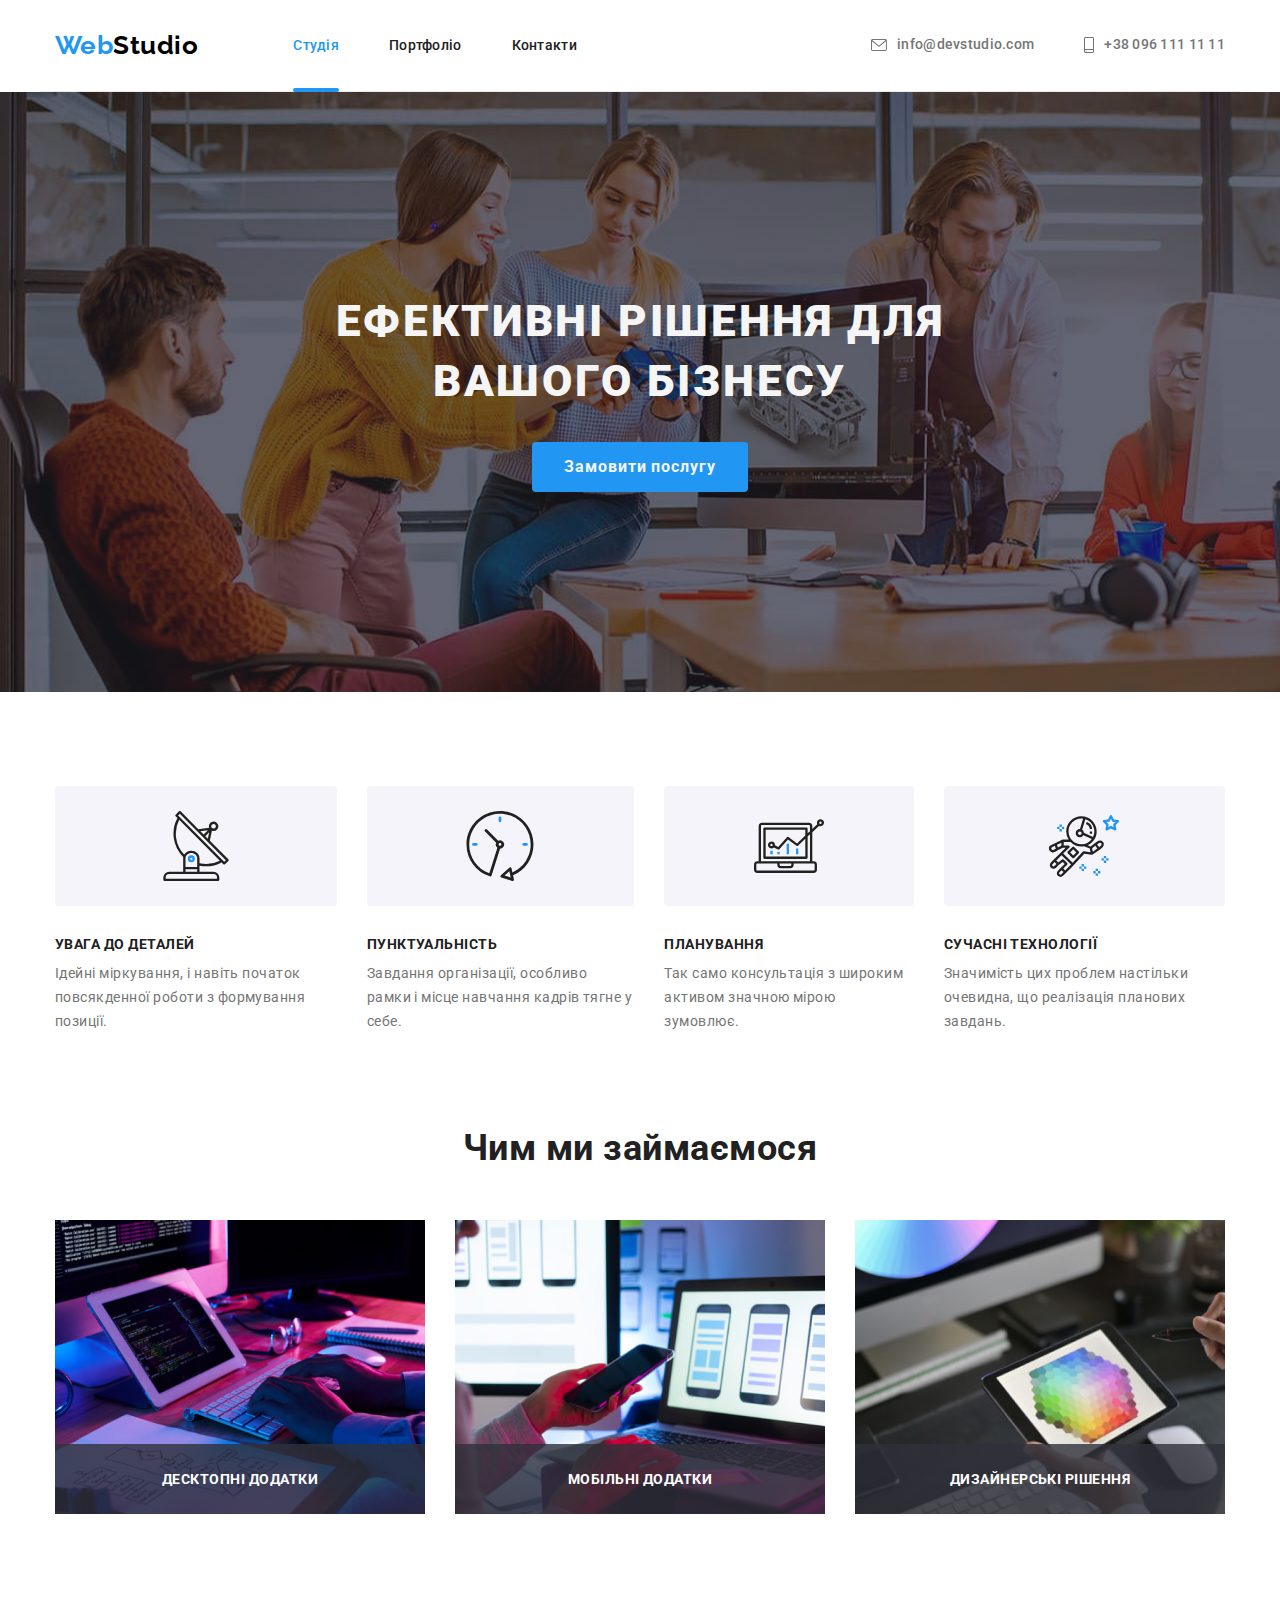
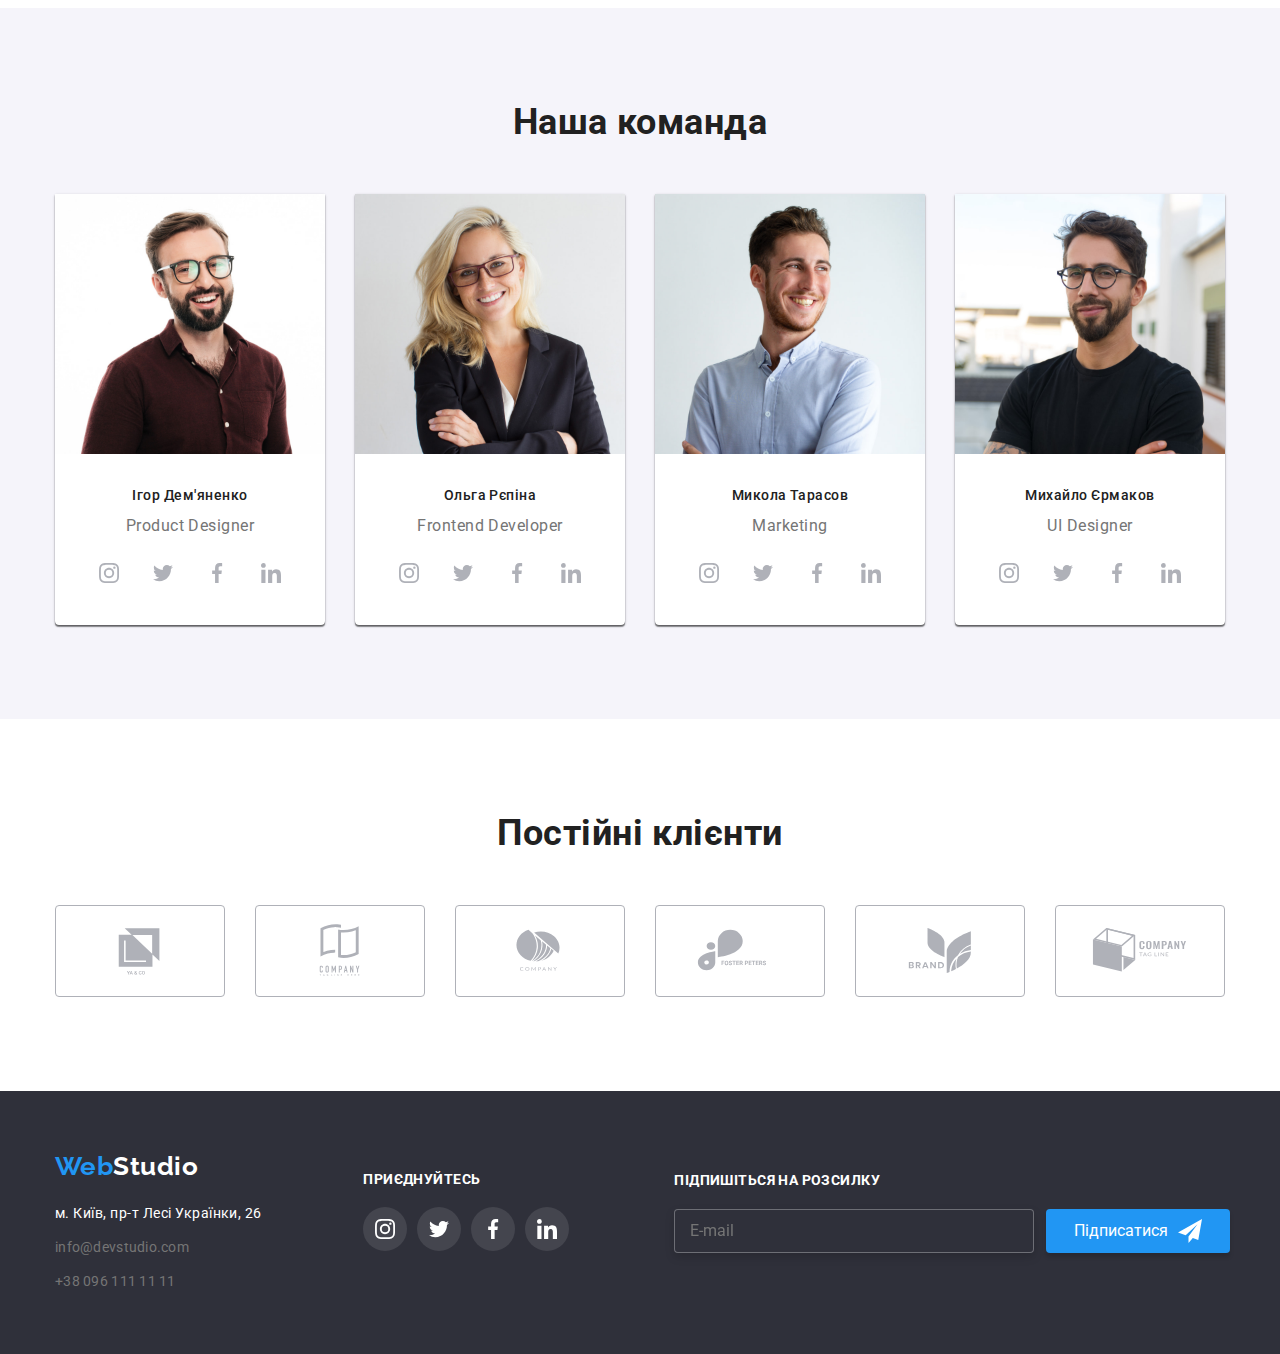
<file: index.html>
<!DOCTYPE html>
<html lang="uk">
  <head>
    <meta charset="UTF-8" />
    <meta http-equiv="X-UA-Compatible" content="IE=edge" />
    <meta name="viewport" content="width=device-width, initial-scale=1.0" />
    <title>Main</title>
    <link rel="preconnect" href="https://fonts.googleapis.com" />
    <link rel="preconnect" href="https://fonts.gstatic.com" crossorigin />
    <link
      href="https://fonts.googleapis.com/css2?family=Raleway:wght@700&family=Roboto:wght@400;500;700;900&display=swap"
      rel="stylesheet"
    />
    <link
      rel="stylesheet"
      href="https://cdnjs.cloudflare.com/ajax/libs/modern-normalize/1.1.0/modern-normalize.min.css"
    />
    <link rel="stylesheet" href="./css/main.min.css" />
  </head>
  <body>
    <header>
      <div class="header container">
        <a lang="en" href="./index.html" class="item logo link"
          ><span class="logo-web">Web</span>Studio</a
        >
        <nav>
          <ul class="nav-list list">
            <li class="nav-list__item">
              <a href="./index.html" class="nav-list__link link nav-list__link--current">Студія</a>
            </li>
            <li class="nav-list__item">
              <a href="./portfolio.html" class="nav-list__link link">Портфоліо</a>
            </li>
            <li class="nav-list__item"><a href="#" class="nav-list__link link">Контакти</a></li>
          </ul>
        </nav>
        <ul class="contacts list">
          <li class="contacts__item">
            <a href="mailto:info@devstudio.com" class="contacts__link link contacts__link--header">
              <svg class="contacts__icon" width="16" height="12">
                <use href="./images/icons.svg#icon-letter"></use>
              </svg>
              info@devstudio.com</a
            >
          </li>
          <li class="contacts__item">
            <a href="tel:+380961111111" class="contacts__link link contacts__link--header">
              <svg class="contacts__icon" width="10" height="16">
                <use href="./images/icons.svg#icon-phone"></use>
              </svg>
              +38 096 111 11 11</a
            >
          </li>
        </ul>
      </div>
    </header>

    <main>
      <!--Hero-->
      <section class="hero">
        <h1 class="hero__title">Ефективні рішення для вашого бізнесу</h1>
        <button data-modal-open type="button" class="hero__button">Замовити послугу</button>
      </section>

      <div class="backdrop is-hidden" data-modal>
        <div class="modal">
          <button class="modal__close" data-modal-close type="button">
            <svg class="modal__close-button" width="20" height="20">
              <use href="./images/icons.svg#icon-close"></use>
            </svg>
          </button>
          <h2 class="modal__title">Залиште свої дані, ми вам передзвонимо</h2>
          <ul class="modal-list list">
            <li class="modal-list__item">
              <label class="modal-list__label" for="username">Ім'я</label>
              <div class="modal-list__input-field">
                <input name="username" id="username" class="modal-input" type="text" />
                <svg class="input-icon" width="18" height="18">
                  <use href="./images/icons.svg#icon-person"></use>
                </svg>
              </div>
            </li>
            <li class="modal-list__item">
              <label class="modal-list__label" for="user-phone-number">Телефон</label>
              <div class="modal-list__input-field">
                <input
                  name="user-phone-number"
                  id="user-phone-number"
                  class="modal-input"
                  type="tel"
                />
                <svg class="input-icon" width="18" height="18">
                  <use href="./images/icons.svg#icon-phone2"></use>
                </svg>
              </div>
            </li>
            <li class="modal-list__item">
              <label class="modal-list__label" for="user-email">Пошта</label>
              <div class="modal-list__input-field">
                <input name="user-email" id="user-email" class="modal-input" type="email" />
                <svg class="input-icon" width="18" height="18">
                  <use href="./images/icons.svg#icon-mail"></use>
                </svg>
              </div>
            </li>
            <li class="modal-list__item">
              <label class="modal-list__label" for="user-comment">Коментар</label>
              <textarea
                placeholder="Введіть текст"
                class="modal-comment"
                name="user-comment"
                id="user-comment"
                rows="5"
              ></textarea>
            </li>
          </ul>
          <div class="modal-checkbox">
            <label class="terms-label" for="checkbox">
              <input class="terms-checkbox" id="checkbox" name="checkbox" type="checkbox" />
              <svg class="checkbox-icon" height="15" width="16">
                <use href="./images/icons.svg#icon-check"></use>
              </svg>

              Погоджуюся з розсилкою та приймаю</label
            >

            <a class="terms-link" href="#">Умови договору</a>
          </div>
          <button class="modal-button" type="submit">Відправити</button>
        </div>
      </div>

      <!--Company advantages-->
      <section class="section">
        <div class="container">
          <h2 hidden>Переваги компанії</h2>
          <!--Прихований заголовок-->
          <ul class="advantages list">
            <li class="advantages__item">
              <div class="advantages__icon">
                <svg width="70" height="70">
                  <use href="./images/icons.svg#icon-antenna"></use>
                </svg>
              </div>
              <h3 class="advantages__title">УВАГА ДО ДЕТАЛЕЙ</h3>
              <p class="advantages__text">
                Ідейні міркування, і навіть початок повсякденної роботи з формування позиції.
              </p>
            </li>
            <li class="advantages__item">
              <div class="advantages__icon">
                <svg width="70" height="70">
                  <use href="./images/icons.svg#icon-clock"></use>
                </svg>
              </div>
              <h3 class="advantages__title">ПУНКТУАЛЬНІСТЬ</h3>
              <p class="advantages__text">
                Завдання організації, особливо рамки і місце навчання кадрів тягне у себе.
              </p>
            </li>
            <li class="advantages__item">
              <div class="advantages__icon">
                <svg width="70" height="70">
                  <use href="./images/icons.svg#icon-diagram"></use>
                </svg>
              </div>
              <h3 class="advantages__title">ПЛАНУВАННЯ</h3>
              <p class="advantages__text">
                Так само консультація з широким активом значною мірою зумовлює.
              </p>
            </li>
            <li class="advantages__item">
              <div class="advantages__icon">
                <svg width="70" height="70">
                  <use href="./images/icons.svg#icon-astronaut"></use>
                </svg>
              </div>
              <h3 class="advantages__title">СУЧАСНІ ТЕХНОЛОГІЇ</h3>
              <p class="advantages__text">
                Значимість цих проблем настільки очевидна, що реалізація планових завдань.
              </p>
            </li>
          </ul>
        </div>
      </section>

      <!--Візуальна презентація послуг-->
      <section class="section section-visual">
        <div class="container">
          <h2 class="team-title section-title">Чим ми займаємося</h2>
          <ul class="services list">
            <li class="services__item">
              <div class="services__image">
                <img
                  src="./images/work_example_cod.jpg"
                  alt="Десктопні додатки"
                  width="370"
                  height="300"
                />
                <p class="services__text">ДЕСКТОПНІ ДОДАТКИ</p>
              </div>
            </li>
            <li class="services__item">
              <div class="services__image">
                <img
                  src="./images/work_example_design.jpg"
                  alt="Мобільні додатки"
                  width="370"
                  height="300"
                />
                <p class="services__text">МОБІЛЬНІ ДОДАТКИ</p>
              </div>
            </li>
            <li class="services__item">
              <div class="services__image">
                <img
                  src="./images/work_example_colour.jpg"
                  alt="Дизайнерські рішення"
                  width="370"
                  height="300"
                />
                <p class="services__text">ДИЗАЙНЕРСЬКІ РІШЕННЯ</p>
              </div>
            </li>
          </ul>
        </div>
      </section>

      <!--Team -->
      <section class="team-section section">
        <div class="container">
          <h2 class="section-title">Наша команда</h2>
          <ul class="team list">
            <li class="team__member">
              <div class="member">
                <img src="./images/photo_ihor.jpg" alt="Ігор Дем'яненко" width="270" height="260" />
                <div class="member__footer">
                  <h3 class="member__name">Ігор Дем'яненко</h3>
                  <p lang="en" class="member__role">Product Designer</p>
                  <ul class="social-icons list">
                    <li class="social-item">
                      <a class="social-link link" href="">
                        <svg class="social-icon" width="20" height="20">
                          <use href="./images/icons.svg#icon-instagram"></use>
                        </svg>
                      </a>
                    </li>
                    <li class="social-item">
                      <a class="social-link link" href="">
                        <svg class="social-icon" width="20" height="20">
                          <use href="./images/icons.svg#icon-twitter"></use>
                        </svg>
                      </a>
                    </li>
                    <li class="social-item">
                      <a class="social-link link" href="">
                        <svg class="social-icon" width="20" height="20">
                          <use href="./images/icons.svg#icon-facebook"></use>
                        </svg>
                      </a>
                    </li>
                    <li class="social-item">
                      <a class="social-link link" href="">
                        <svg class="social-icon" width="20" height="20">
                          <use href="./images/icons.svg#icon-linkedin"></use>
                        </svg>
                      </a>
                    </li>
                  </ul>
                </div>
              </div>
            </li>
            <li class="team__member">
              <div class="member">
                <img src="./images/photo_olha.jpg" alt="Ольга Рєпіна" width="270" height="260" />
                <div class="member__footer">
                  <h3 class="member__name">Ольга Рєпіна</h3>
                  <p lang="en" class="member__role">Frontend Developer</p>
                  <ul class="social-icons list">
                    <li class="social-item">
                      <a class="social-link link" href="">
                        <svg class="social-icon" width="20" height="20">
                          <use href="./images/icons.svg#icon-instagram"></use>
                        </svg>
                      </a>
                    </li>
                    <li class="social-item">
                      <a class="social-link link" href="">
                        <svg class="social-icon" width="20" height="20">
                          <use href="./images/icons.svg#icon-twitter"></use>
                        </svg>
                      </a>
                    </li>
                    <li class="social-item">
                      <a class="social-link link" href="">
                        <svg class="social-icon" width="20" height="20">
                          <use href="./images/icons.svg#icon-facebook"></use>
                        </svg>
                      </a>
                    </li>
                    <li class="social-item">
                      <a class="social-link link" href="">
                        <svg class="social-icon" width="20" height="20">
                          <use href="./images/icons.svg#icon-linkedin"></use>
                        </svg>
                      </a>
                    </li>
                  </ul>
                </div>
              </div>
            </li>
            <li class="team__member">
              <div class="member">
                <img
                  src="./images/photo_mykola.jpg"
                  alt="Микола Тарасов"
                  width="270"
                  height="260"
                />
                <div class="member__footer">
                  <h3 class="member__name">Микола Тарасов</h3>
                  <p lang="en" class="member__role">Marketing</p>
                  <ul class="social-icons list">
                    <li class="social-item">
                      <a class="social-link link" href="">
                        <svg class="social-icon" width="20" height="20">
                          <use href="./images/icons.svg#icon-instagram"></use>
                        </svg>
                      </a>
                    </li>
                    <li class="social-item">
                      <a class="social-link link" href="">
                        <svg class="social-icon" width="20" height="20">
                          <use href="./images/icons.svg#icon-twitter"></use>
                        </svg>
                      </a>
                    </li>
                    <li class="social-item">
                      <a class="social-link link" href="">
                        <svg class="social-icon" width="20" height="20">
                          <use href="./images/icons.svg#icon-facebook"></use>
                        </svg>
                      </a>
                    </li>
                    <li class="social-item">
                      <a class="social-link link" href="">
                        <svg class="social-icon" width="20" height="20">
                          <use href="./images/icons.svg#icon-linkedin"></use>
                        </svg>
                      </a>
                    </li>
                  </ul>
                </div>
              </div>
            </li>
            <li class="team__member">
              <div class="member">
                <img
                  src="./images/photo_mykhailo.jpg"
                  alt="Михайло Єрмаков"
                  width="270"
                  height="260"
                />
                <div class="member__footer">
                  <h3 class="member__name">Михайло Єрмаков</h3>
                  <p lang="en" class="member__role">UI Designer</p>
                  <ul class="social-icons list">
                    <li class="social-item">
                      <a class="social-link link" href="">
                        <svg class="social-icon" width="20" height="20">
                          <use href="./images/icons.svg#icon-instagram"></use>
                        </svg>
                      </a>
                    </li>
                    <li class="social-item">
                      <a class="social-link link" href="">
                        <svg class="social-icon" width="20" height="20">
                          <use href="./images/icons.svg#icon-twitter"></use>
                        </svg>
                      </a>
                    </li>
                    <li class="social-item">
                      <a class="social-link link" href="">
                        <svg class="social-icon" width="20" height="20">
                          <use href="./images/icons.svg#icon-facebook"></use>
                        </svg>
                      </a>
                    </li>
                    <li class="social-item">
                      <a class="social-link link" href="">
                        <svg class="social-icon" width="20" height="20">
                          <use href="./images/icons.svg#icon-linkedin"></use>
                        </svg>
                      </a>
                    </li>
                  </ul>
                </div>
              </div>
            </li>
          </ul>
        </div>
      </section>

      <!--Clients-->

      <section class="section">
        <div class="container">
          <h2 class="section-title">Постійні клієнти</h2>

          <ul class="clients list">
            <li class="clients__item">
              <a href="" class="clients__link link">
                <svg class="clients__icon" width="106" height="60">
                  <use href="./images/icons.svg#icon-company1"></use>
                </svg>
              </a>
            </li>
            <li class="clients__item">
              <a href="" class="clients__link link">
                <svg class="clients__icon" width="106" height="60">
                  <use href="./images/icons.svg#icon-company2"></use>
                </svg>
              </a>
            </li>
            <li class="clients__item">
              <a href="" class="clients__link link">
                <svg class="clients__icon" width="106" height="60">
                  <use href="./images/icons.svg#icon-company3"></use>
                </svg>
              </a>
            </li>
            <li class="clients__item">
              <a href="" class="clients__link link">
                <svg class="clients__icon" width="106" height="60">
                  <use href="./images/icons.svg#icon-company4"></use>
                </svg>
              </a>
            </li>
            <li class="clients__item">
              <a href="" class="clients__link link">
                <svg class="clients__icon" width="106" height="60">
                  <use href="./images/icons.svg#icon-company5"></use>
                </svg>
              </a>
            </li>
            <li class="clients__item">
              <a href="" class="clients__link link">
                <svg class="clients__icon" width="106" height="60">
                  <use href="./images/icons.svg#icon-company6"></use>
                </svg>
              </a>
            </li>
          </ul>
        </div>
      </section>
    </main>

    <footer class="footer">
      <div class="container">
        <ul class="footer-list list">
          <li>
            <div>
              <a lang="en" href="./index.html" class="footer-list__logo logo link"
                ><span class="logo-web">Web</span><span class="logo-studio">Studio</span>
              </a>
              <address>
                <ul class="list">
                  <li>
                    <a
                      target="_blank"
                      rel="noopener noreferrer"
                      href="https://goo.gl/maps/MGmzg2trni1irPAP9"
                      class="adress link"
                      >м. Київ, пр-т Лесі Українки, 26</a
                    >
                  </li>
                  <li>
                    <a
                      href="mailto:info@devstudio.com"
                      class="contacts__link link contacts__link--footer"
                      >info@devstudio.com</a
                    >
                  </li>
                  <li>
                    <a href="tel:+380961111111" class="contacts__link link contacts__link--footer"
                      >+38 096 111 11 11</a
                    >
                  </li>
                </ul>
              </address>
            </div>
          </li>

          <li>
            <div class="footer-social-links">
              <h2 class="footer-title">ПРИЄДНУЙТЕСЬ</h2>
              <ul class="footer-social-links__icons list">
                <li class="footer-social-links__item">
                  <a class="footer-social-links__link link" href="#">
                    <svg class="footer-social-icon" width="20" height="20">
                      <use href="./images/icons.svg#icon-instagram"></use>
                    </svg>
                  </a>
                </li>
                <li class="footer-social-links__item">
                  <a class="footer-social-links__link link" href="#">
                    <svg class="social-icon" width="20" height="20">
                      <use href="./images/icons.svg#icon-twitter"></use>
                    </svg>
                  </a>
                </li>
                <li class="footer-social-links__item">
                  <a class="footer-social-links__link link" href="#">
                    <svg class="social-icon" width="20" height="20">
                      <use href="./images/icons.svg#icon-facebook"></use>
                    </svg>
                  </a>
                </li>
                <li class="footer-social-links__item">
                  <a class="footer-social-links__link link" href="#">
                    <svg class="social-icon" width="20" height="20">
                      <use href="./images/icons.svg#icon-linkedin"></use>
                    </svg>
                  </a>
                </li>
              </ul>
            </div>
          </li>

          <li>
            <div class="subscription-form">
              <label for="subscription" class="footer-title">Підпишіться на розсилку</label>

              <div class="subscription">
                <input
                  placeholder="E-mail"
                  class="subscription__input"
                  id="subscription"
                  name="subscription"
                  type="email"
                />
                <button class="subscription__button" type="submit">
                  Підписатися
                  <svg class="subscription__icon" width="24" height="24">
                    <use href="./images/icons.svg#icon-send"></use>
                  </svg>
                </button>
              </div>
            </div>
          </li>
        </ul>
      </div>
    </footer>
    <script src="./js/modal.js"></script>
  </body>
</html>
</file>
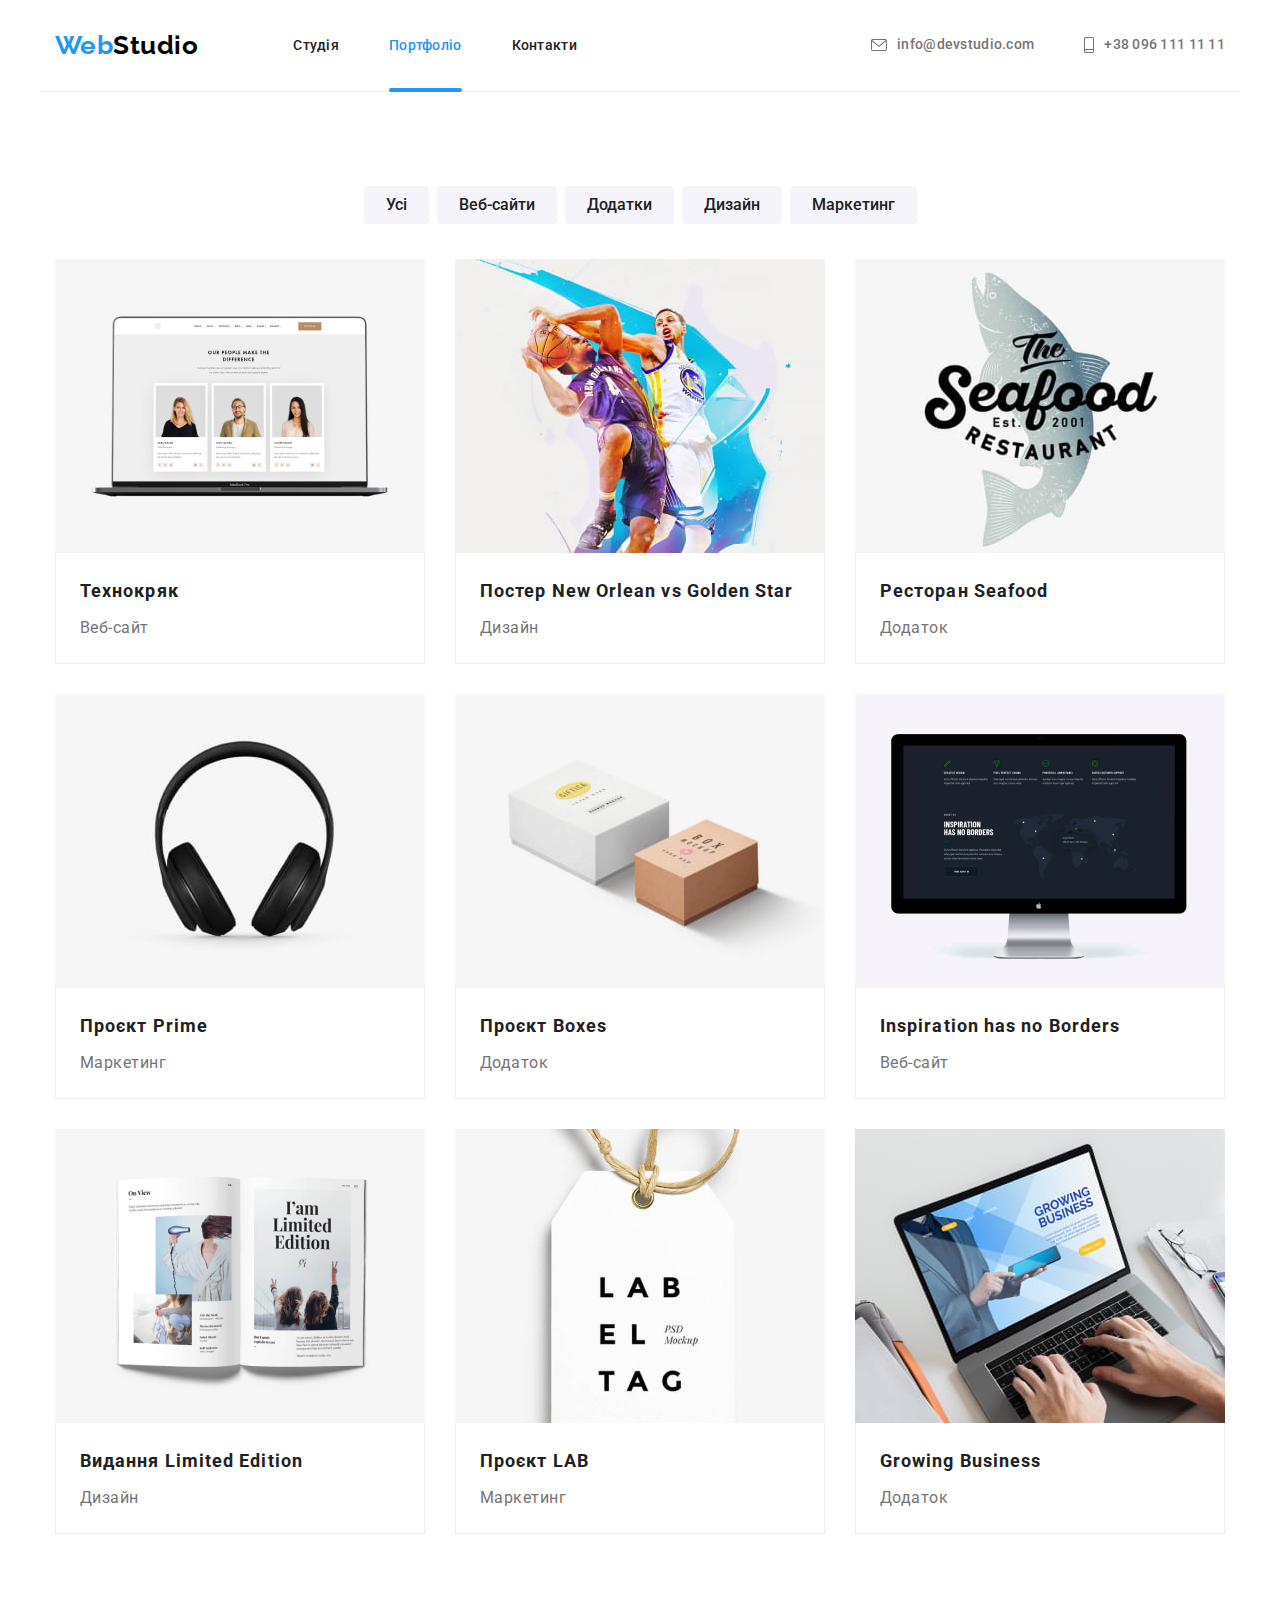
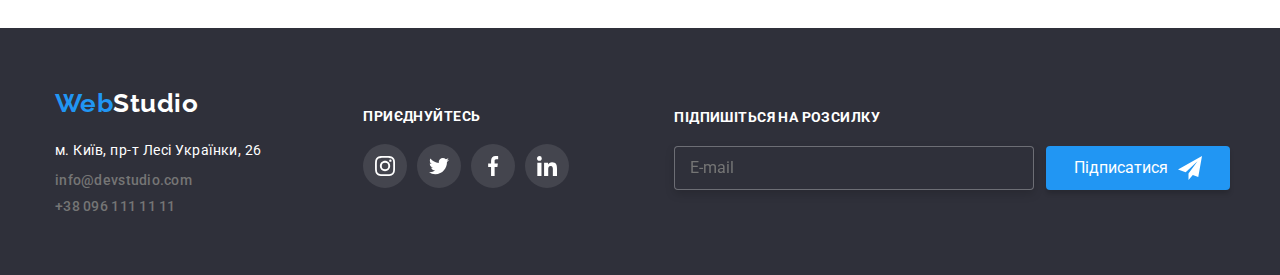
<file: portfolio.html>
<!DOCTYPE html>
<html lang="uk">
  <head>
    <meta charset="UTF-8" />
    <meta http-equiv="X-UA-Compatible" content="IE=edge" />
    <meta name="viewport" content="width=device-width, initial-scale=1.0" />
    <title>Portfolio</title>
    <link rel="preconnect" href="https://fonts.googleapis.com" />
    <link rel="preconnect" href="https://fonts.gstatic.com" crossorigin />
    <link
      href="https://fonts.googleapis.com/css2?family=Raleway:wght@700&family=Roboto:wght@400;500;700;900&display=swap"
      rel="stylesheet"
    />
    <link
      rel="stylesheet"
      href="https://cdnjs.cloudflare.com/ajax/libs/modern-normalize/1.1.0/modern-normalize.min.css"
    />
    <link rel="stylesheet" href="./css/main.min.css" />
  </head>
  <body>
    <header>
      <div class="header container">
        <a lang="en" href="./index.html" class="item logo link"
          ><span class="logo-web">Web</span>Studio</a
        >
        <nav>
          <ul class="nav-list list">
            <li class="nav-list__item">
              <a href="./index.html" class="nav-list__link link">Студія</a>
            </li>
            <li class="nav-list__item">
              <a href="./portfolio.html" class="nav-list__link link nav-list__link--current"
                >Портфоліо</a
              >
            </li>
            <li class="nav-list__item"><a href="#" class="nav-list__link link">Контакти</a></li>
          </ul>
        </nav>
        <ul class="contacts list">
          <li class="contacts__item">
            <a href="mailto:info@devstudio.com" class="contacts__link link">
              <svg class="contacts__icon" width="16" height="12">
                <use href="./images/icons.svg#icon-letter"></use>
              </svg>
              info@devstudio.com</a
            >
          </li>
          <li class="contacts__item">
            <a href="tel:+380961111111" class="contacts__link link">
              <svg class="contacts__icon" width="10" height="16">
                <use href="./images/icons.svg#icon-phone"></use>
              </svg>
              +38 096 111 11 11</a
            >
          </li>
        </ul>
      </div>
    </header>

    <main>
      <section class="section">
        <div class="container">
          <h1 hidden>Приклади проектів</h1>

          <!--Filter buttons-->
          <ul class="filter list">
            <li><button type="button" class="filter__button">Усі</button></li>
            <li><button type="button" class="filter__button">Веб-сайти</button></li>
            <li><button type="button" class="filter__button">Додатки</button></li>
            <li><button type="button" class="filter__button">Дизайн</button></li>
            <li><button type="button" class="filter__button">Маркетинг</button></li>
          </ul>

          <!--Projects list-->
          <ul class="projects list">
            <li class="projects__item">
              <div class="project__card">
                <div class="project__description-card">
                  <img src="./images/technocrack.jpg" alt="Сайт Технокряк" width="370" />
                  <p class="project__description">
                    Ресурс пропонує комплексні пропозиції з різним рівнем функціоналу та сервісів.
                    Все це дозволить відвідувачу отримати вичерпні відомості про компанію чи
                    приватну особу.
                  </p>
                </div>
                <div class="project">
                  <h2 class="project__title">Технокряк</h2>
                  <p class="project__type">Веб-сайт</p>
                </div>
              </div>
            </li>
            <li class="projects__item">
              <div class="project__card">
                <div class="project__description-card">
                  <img src="./images/basketball.jpg" alt="Постер баскетболу" width="370" />
                  <p class="project__description">
                    Ресурс пропонує комплексні пропозиції з різним рівнем функціоналу та сервісів.
                    Все це дозволить відвідувачу отримати вичерпні відомості про компанію чи
                    приватну особу.
                  </p>
                </div>
                <div class="project">
                  <h2 class="project__title">Постер New Orlean vs Golden Star</h2>
                  <p class="project__type">Дизайн</p>
                </div>
              </div>
            </li>
            <li class="projects__item">
              <div class="project__card">
                <div class="project__description-card">
                  <img src="./images/seafood.jpg" alt="Додаток для ресторану" width="370" />
                  <p class="project__description">
                    Ресурс пропонує комплексні пропозиції з різним рівнем функціоналу та сервісів.
                    Все це дозволить відвідувачу отримати вичерпні відомості про компанію чи
                    приватну особу.
                  </p>
                  <p></p>
                </div>
                <div class="project">
                  <h2 class="project__title">Ресторан Seafood</h2>
                  <p class="project__type">Додаток</p>
                </div>
              </div>
            </li>
            <li class="projects__item">
              <div class="project__card">
                <div class="project__description-card">
                  <img src="./images/project_prime.jpg" alt="Маркетинговий проект" width="370" />
                  <p class="project__description">
                    Ресурс пропонує комплексні пропозиції з різним рівнем функціоналу та сервісів.
                    Все це дозволить відвідувачу отримати вичерпні відомості про компанію чи
                    приватну особу.
                  </p>
                </div>
                <div class="project">
                  <h2 class="project__title">Проєкт Prime</h2>
                  <p class="project__type">Маркетинг</p>
                </div>
              </div>
            </li>
            <li class="projects__item">
              <div class="project__card">
                <div class="project__description-card">
                  <img src="./images/project_boxes.jpg" alt="Додаток Коробки" width="370" />
                  <p class="project__description">
                    Ресурс пропонує комплексні пропозиції з різним рівнем функціоналу та сервісів.
                    Все це дозволить відвідувачу отримати вичерпні відомості про компанію чи
                    приватну особу.
                  </p>
                </div>
                <div class="project">
                  <h2 class="project__title">Проєкт Boxes</h2>
                  <p class="project__type">Додаток</p>
                </div>
              </div>
            </li>
            <li class="projects__item">
              <div class="project__card">
                <div class="project__description-card">
                  <img src="./images/site_inspiration.jpg" alt="Сайт веб-студії" width="370" />
                  <p class="project__description">
                    Ресурс пропонує комплексні пропозиції з різним рівнем функціоналу та сервісів.
                    Все це дозволить відвідувачу отримати вичерпні відомості про компанію чи
                    приватну особу.
                  </p>
                </div>
                <div class="project">
                  <h2 class="project__title">Inspiration has no Borders</h2>
                  <p class="project__type">Веб-сайт</p>
                </div>
              </div>
            </li>
            <li class="projects__item">
              <div class="project__card">
                <div class="project__description-card">
                  <img src="./images/design_book.jpg" alt="Дизайн книги" width="370" />
                  <p class="project__description">
                    Ресурс пропонує комплексні пропозиції з різним рівнем функціоналу та сервісів.
                    Все це дозволить відвідувачу отримати вичерпні відомості про компанію чи
                    приватну особу.
                  </p>
                </div>
                <div class="project">
                  <h2 class="project__title">Видання Limited Edition</h2>
                  <p class="project__type">Дизайн</p>
                </div>
              </div>
            </li>
            <li class="projects__item">
              <div class="project__card">
                <div class="project__description-card">
                  <img src="./images/project_lab.jpg" alt="Проект ЛАБ" width="370" />
                  <p class="project__description">
                    Ресурс пропонує комплексні пропозиції з різним рівнем функціоналу та сервісів.
                    Все це дозволить відвідувачу отримати вичерпні відомості про компанію чи
                    приватну особу.
                  </p>
                </div>
                <div class="project">
                  <h2 class="project__title">Проєкт LAB</h2>
                  <p class="project__type">Маркетинг</p>
                </div>
              </div>
            </li>
            <li class="projects__item">
              <div class="project__card">
                <div class="project__description-card">
                  <img src="./images/growing_business.jpg" alt="Бізнес додаток" width="370" />
                  <p class="project__description">
                    Ресурс пропонує комплексні пропозиції з різним рівнем функціоналу та сервісів.
                    Все це дозволить відвідувачу отримати вичерпні відомості про компанію чи
                    приватну особу.
                  </p>
                </div>
                <div class="project">
                  <h2 class="project__title">Growing Business</h2>
                  <p class="project__type">Додаток</p>
                </div>
              </div>
            </li>
          </ul>
        </div>
      </section>
    </main>

    <footer class="footer">
      <div class="container">
        <ul class="footer-list list">
          <li>
            <div>
              <a lang="en" href="./index.html" class="footer-list__logo logo link"
                ><span class="logo-web">Web</span><span class="logo-studio">Studio</span>
              </a>
              <address>
                <ul class="list">
                  <li>
                    <a
                      target="_blank"
                      rel="noopener noreferrer"
                      href="https://goo.gl/maps/MGmzg2trni1irPAP9"
                      class="adress link"
                      >м. Київ, пр-т Лесі Українки, 26</a
                    >
                  </li>
                  <li>
                    <a href="mailto:info@devstudio.com" class="contacts__link link"
                      >info@devstudio.com</a
                    >
                  </li>
                  <li>
                    <a href="tel:+380961111111" class="contacts__link link">+38 096 111 11 11</a>
                  </li>
                </ul>
              </address>
            </div>
          </li>

          <li>
            <div class="footer-social-links">
              <h2 class="footer-title">ПРИЄДНУЙТЕСЬ</h2>
              <ul class="footer-social-links__icons list">
                <li class="footer-social-links__item">
                  <a class="footer-social-links__link link" href="#">
                    <svg class="footer-social-icon" width="20" height="20">
                      <use href="./images/icons.svg#icon-instagram"></use>
                    </svg>
                  </a>
                </li>
                <li class="footer-social-links__item">
                  <a class="footer-social-links__link link" href="#">
                    <svg class="social-icon" width="20" height="20">
                      <use href="./images/icons.svg#icon-twitter"></use>
                    </svg>
                  </a>
                </li>
                <li class="footer-social-links__item">
                  <a class="footer-social-links__link link" href="#">
                    <svg class="social-icon" width="20" height="20">
                      <use href="./images/icons.svg#icon-facebook"></use>
                    </svg>
                  </a>
                </li>
                <li class="footer-social-links__item">
                  <a class="footer-social-links__link link" href="#">
                    <svg class="social-icon" width="20" height="20">
                      <use href="./images/icons.svg#icon-linkedin"></use>
                    </svg>
                  </a>
                </li>
              </ul>
            </div>
          </li>

          <li>
            <div class="subscription-form">
              <label for="subscription" class="footer-title">Підпишіться на розсилку</label>

              <div class="subscription">
                <input
                  placeholder="E-mail"
                  class="subscription__input"
                  id="subscription"
                  name="subscription"
                  type="email"
                />
                <button class="subscription__button" type="submit">
                  Підписатися
                  <svg class="subscription__icon" width="24" height="24">
                    <use href="./images/icons.svg#icon-send"></use>
                  </svg>
                </button>
              </div>
            </div>
          </li>
        </ul>
      </div>
    </footer>
  </body>
</html>
</file>
<file: css/main.min.css>
img{display:block;width:100%;height:auto}h1,h2,h3,ul,p{margin-top:0;margin-bottom:0}.list{list-style-type:none;padding:0}.link{text-decoration:none}body{font-family:Roboto,sans-serif;color:#757575;letter-spacing:.03em}.container{max-width:1200px;padding:0 15px;margin:0 auto}.section{padding:94px 0}.hero__button,.filter__button,.subscription__button,.modal-button{cursor:pointer;font-family:inherit}.section-title{color:#212121;font-size:36px;line-height:1.16;text-align:center}.filter,.clients__link,.clients,.social-link,.social-icons,.services__text,.advantages__icon,.terms-label,.modal-checkbox,.subscription__button,.footer-social-links__link,.contacts__item{display:-webkit-box;display:-ms-flexbox;display:flex;-webkit-box-align:center;-ms-flex-align:center;align-items:center;-webkit-box-pack:center;-ms-flex-pack:center;justify-content:center}.header{display:-webkit-box;display:-ms-flexbox;display:flex;border-bottom:1px solid #ececec;-webkit-box-align:center;-ms-flex-align:center;align-items:center}.header .link{padding-top:30px;padding-bottom:30px}.nav-list{display:-webkit-box;display:-ms-flexbox;display:flex}.nav-list__item:not(:first-child){margin-left:50px}.nav-list__link{color:#212121;font-weight:500;font-size:14px;line-height:1.14;letter-spacing:.02em;-webkit-transition:fill,color 250ms cubic-bezier(0.4, 0, 0.2, 1);transition:fill,color 250ms cubic-bezier(0.4, 0, 0.2, 1)}.nav-list__link:hover,.nav-list__link:focus{color:#2196f3;fill:#2196f3}.nav-list__link--current{color:#2196f3;position:relative}.nav-list__link--current::after{content:"";position:absolute;bottom:-9px;left:0;width:100%;border-bottom:4px solid #2196f3;border-radius:2px}.contacts{display:-webkit-box;display:-ms-flexbox;display:flex;margin-left:auto}.contacts__item:not(:first-child){margin-left:50px}.contacts__link{display:-webkit-box;display:-ms-flexbox;display:flex;-webkit-box-align:center;-ms-flex-align:center;align-items:center;color:var(--main-color);font-style:normal;font-weight:500;font-size:14px;line-height:1.14;letter-spacing:.02em;padding-top:10px;-webkit-transition:fill,color 250ms cubic-bezier(0.4, 0, 0.2, 1);transition:fill,color 250ms cubic-bezier(0.4, 0, 0.2, 1)}.contacts__link:hover,.contacts__link:focus{color:#2196f3;fill:#2196f3}.contacts__icon{margin-right:10px;fill:currentColor}.logo{color:#000;font-family:"Raleway";font-weight:700;font-size:26px;line-height:1.19;margin-right:95px}.logo-web{color:#2196f3}.footer-list__logo{display:inline-block;margin-bottom:20px}.logo-studio{color:#fff}.footer{padding-top:60px;padding-bottom:60px;margin-left:auto;margin-right:auto;background-color:#2f303a}.footer-list{display:-webkit-box;display:-ms-flexbox;display:flex}.footer-list__logo{display:inline-block;margin-bottom:20px}.adress{color:#fff;font-weight:400;font-size:14px;line-height:1.71;font-style:normal;padding-left:0;-webkit-transition:fill,color 250ms cubic-bezier(0.4, 0, 0.2, 1);transition:fill,color 250ms cubic-bezier(0.4, 0, 0.2, 1)}.adress:focus,.adress:hover{color:#2196f3;fill:#2196f3}.contacts__link--footer{font-weight:400;font-size:14px;line-height:1.71}.footer-title{font-style:normal;font-weight:700;font-size:14px;line-height:16px;letter-spacing:.03em;text-transform:uppercase;color:#fff;margin-bottom:20px}.footer-social-links{margin-left:70px;margin-top:20px}.footer-social-links__icons{display:-webkit-box;display:-ms-flexbox;display:flex;-webkit-box-pack:center;-ms-flex-pack:center;justify-content:center}.footer-social-links__item{width:44px;height:44px;margin-right:10px}.footer-social-links__link{width:100%;height:100%;fill:#fff;border-radius:50%;background-color:rgba(255,255,255,.1);-webkit-transition:background-color 250ms cubic-bezier(0.4, 0, 0.2, 1);transition:background-color 250ms cubic-bezier(0.4, 0, 0.2, 1)}.footer-social-links__link:focus,.footer-social-links__link:hover{background-color:#2196f3}.subscription-form{margin-left:95px;margin-top:20px}.subscription{display:-webkit-box;display:-ms-flexbox;display:flex;margin-top:20px}.subscription__input{background-color:#2f303a;border:1px solid rgba(255,255,255,.3);-webkit-filter:drop-shadow(0px 4px 4px rgba(0, 0, 0, 0.15));filter:drop-shadow(0px 4px 4px rgba(0, 0, 0, 0.15));border-radius:4px;outline:none;min-width:360px;padding-left:15px;color:#f5f5f5}.subscription__input:focus{border-color:#2196f3}.subscription__button{margin-left:12px;padding:10px 28px;border:none;-webkit-box-shadow:0px 4px 4px rgba(0,0,0,.15);box-shadow:0px 4px 4px rgba(0,0,0,.15);border-radius:4px;fill:#fff;color:#fff;background-color:#2196f3;-webkit-transition:background-color 250ms cubic-bezier(0.4, 0, 0.2, 1);transition:background-color 250ms cubic-bezier(0.4, 0, 0.2, 1)}.subscription__button:focus,.subscription__button:hover{background-color:#188ce8}.subscription__icon{margin-left:10px}.hero{background-color:#2f303a;padding:200px 0;max-width:1600px;margin:0 auto;background-image:-webkit-gradient(linear, left top, right top, from(rgba(47, 48, 58, 0.4)), to(rgba(47, 48, 58, 0.4))),url(../images/hero_background.jpg);background-image:linear-gradient(to right, rgba(47, 48, 58, 0.4), rgba(47, 48, 58, 0.4)),url(../images/hero_background.jpg)}.hero__button{display:-webkit-box;display:-ms-flexbox;display:flex;color:#f5f5f5;background-color:#2196f3;font-weight:700;font-size:16px;line-height:1.88;text-align:center;letter-spacing:.06em;border:none;border-radius:4px;margin-left:auto;margin-right:auto;padding:10px 32px;-webkit-transition:background-color 250ms cubic-bezier(0.4, 0, 0.2, 1);transition:background-color 250ms cubic-bezier(0.4, 0, 0.2, 1)}.hero__button:focus,.hero__button:hover{background-color:#188ce8}.hero__title{color:#f5f5f5;font-weight:900;font-size:44px;line-height:1.36;text-align:center;letter-spacing:.06em;text-transform:uppercase;width:695px;margin-bottom:30px;margin-left:auto;margin-right:auto}.backdrop{z-index:1;position:fixed;top:0;left:0;width:100%;height:100%;background-color:rgba(0,0,0,.2);opacity:1;-webkit-transition:opacity 250ms cubic-bezier(0.4, 0, 0.2, 1),visibility 250ms cubic-bezier(0.4, 0, 0.2, 1);transition:opacity 250ms cubic-bezier(0.4, 0, 0.2, 1),visibility 250ms cubic-bezier(0.4, 0, 0.2, 1)}.backdrop.is-hidden{opacity:0;pointer-events:none;visibility:hidden}.modal{position:absolute;top:50%;left:50%;-webkit-transform:translate(-50%, -50%);transform:translate(-50%, -50%);min-width:528px;min-height:581px;background-color:#fff;-webkit-box-shadow:0px 1px 3px rgba(0,0,0,.12),0px 1px 1px rgba(0,0,0,.14),0px 2px 1px rgba(0,0,0,.2);box-shadow:0px 1px 3px rgba(0,0,0,.12),0px 1px 1px rgba(0,0,0,.14),0px 2px 1px rgba(0,0,0,.2);border-radius:4px;-webkit-transition:-webkit-transform 250ms cubic-bezier(0.4, 0, 0.2, 1);transition:-webkit-transform 250ms cubic-bezier(0.4, 0, 0.2, 1);transition:transform 250ms cubic-bezier(0.4, 0, 0.2, 1);transition:transform 250ms cubic-bezier(0.4, 0, 0.2, 1), -webkit-transform 250ms cubic-bezier(0.4, 0, 0.2, 1)}.modal__close{position:absolute;top:8px;right:8px;padding:6px;border-radius:50%;border:1px solid rgba(0,0,0,.1);cursor:pointer;background-color:#fff}.modal__close:hover,.modal__close:focus{fill:#2196f3}.modal__close-button{display:block;-webkit-box-pack:end;-ms-flex-pack:end;justify-content:flex-end;border-radius:50%;-webkit-transition:fill 250ms cubic-bezier(0.4, 0, 0.2, 1);transition:fill 250ms cubic-bezier(0.4, 0, 0.2, 1)}.modal__title{margin-top:40px;text-align:center;color:#212121;font-style:normal;font-size:20px;line-height:23px}.backdrop.is-hidden .modal{-webkit-transform:translate(-50%, -50%) scale(0.8);transform:translate(-50%, -50%) scale(0.8)}.modal-list{margin:12px 40px 20px}.modal-list__item{margin-top:10px}.modal-list__label{margin-bottom:4px;font-weight:400;font-size:12px;line-height:14px;letter-spacing:.01em}.modal-list__input-field{position:relative}.modal-input{display:block;width:100%;padding:10px 30px;outline:none;border:1px solid rgba(33,33,33,.2);border-radius:4px;-webkit-transition:border-color 250ms cubic-bezier(0.4, 0, 0.2, 1);transition:border-color 250ms cubic-bezier(0.4, 0, 0.2, 1)}.modal-input:focus{border-color:#2196f3}.modal-input:focus+.input-icon{fill:#2196f3}.input-icon{position:absolute;top:50%;left:20px;-webkit-transform:translate(-50%, -50%);transform:translate(-50%, -50%);-webkit-transition:fill 250ms cubic-bezier(0.4, 0, 0.2, 1);transition:fill 250ms cubic-bezier(0.4, 0, 0.2, 1)}.modal-comment{width:100%;resize:none;padding:12px 16px;outline:none;border:1px solid rgba(33,33,33,.2);border-radius:4px;-webkit-transition:border-color 250ms cubic-bezier(0.4, 0, 0.2, 1);transition:border-color 250ms cubic-bezier(0.4, 0, 0.2, 1)}.modal-comment:focus{border-color:#2196f3}.modal-comment::-webkit-input-placeholder{color:rgba(117,117,117,.5)}.modal-comment::-moz-placeholder{color:rgba(117,117,117,.5)}.modal-comment:-ms-input-placeholder{color:rgba(117,117,117,.5)}.modal-comment::-ms-input-placeholder{color:rgba(117,117,117,.5)}.modal-comment::placeholder{color:rgba(117,117,117,.5)}.terms-checkbox{-webkit-appearance:none;-moz-appearance:none;appearance:none}.checkbox{font-size:14px;line-height:24px}.checkbox-icon{margin-right:7px;border:2px solid #212121;border-radius:2px;-webkit-transition:background-color,fill 250ms cubic-bezier(0.4, 0, 0.2, 1);transition:background-color,fill 250ms cubic-bezier(0.4, 0, 0.2, 1)}.terms-checkbox:checked+.checkbox-icon{background-color:#2196f3;border:none}.terms-label{font-size:14px;line-height:24px}.terms-link{color:#2196f3;font-weight:400;font-size:14px;line-height:24px;margin-left:5px}.modal-button{display:block;padding:10px 52px;margin-left:auto;margin-right:auto;margin-top:30px;border:none;-webkit-box-shadow:0px 4px 4px rgba(0,0,0,.15);box-shadow:0px 4px 4px rgba(0,0,0,.15);border-radius:4px;fill:#fff;color:#fff;background-color:#2196f3;-webkit-transition:background-color 250ms cubic-bezier(0.4, 0, 0.2, 1);transition:background-color 250ms cubic-bezier(0.4, 0, 0.2, 1)}.modal-button:focus,.modal-button:hover{background-color:#188ce8}.advantages{display:-webkit-box;display:-ms-flexbox;display:flex}.advantages__icon{background-color:#f5f4fa;padding:25px 10px;border-radius:4px;margin-bottom:30px}.advantages__item:not(:first-child){margin-left:30px}.advantages__title{color:#212121;font-size:14px;line-height:1.18;text-transform:uppercase;margin-bottom:10px}.advantages__text{font-size:14px;line-height:1.71}.services{display:-webkit-box;display:-ms-flexbox;display:flex;margin-top:50px}.services__image{position:relative}.services__text{position:absolute;bottom:0;font-weight:700;font-size:14px;width:100%;color:#fff;padding:27px 0;background-image:-webkit-gradient(linear, left top, right top, from(rgba(47, 48, 58, 0.8)), to(rgba(47, 48, 58, 0.8)));background-image:linear-gradient(to right, rgba(47, 48, 58, 0.8), rgba(47, 48, 58, 0.8))}.services__item:not(:first-child){margin-left:30px}.section-visual{padding-top:0}.team-section{background-color:#f5f4fa}.team{display:-webkit-box;display:-ms-flexbox;display:flex;padding-top:50px;-webkit-box-pack:center;-ms-flex-pack:center;justify-content:center}.team__member{background-color:#fff;-webkit-box-shadow:0px 1px 3px rgba(0,0,0,.12),0px 1px 1px rgba(0,0,0,.14),0px 2px 1px rgba(0,0,0,.2);box-shadow:0px 1px 3px rgba(0,0,0,.12),0px 1px 1px rgba(0,0,0,.14),0px 2px 1px rgba(0,0,0,.2);border-radius:0px 0px 4px 4px}.team__member:not(:last-child){margin-right:30px}.member{-webkit-box-shadow:0px 1px 3px rgba(0,0,0,.12),0px 1px 1px rgba(0,0,0,.14),0px 2px 1px rgba(0,0,0,.2);box-shadow:0px 1px 3px rgba(0,0,0,.12),0px 1px 1px rgba(0,0,0,.14),0px 2px 1px rgba(0,0,0,.2);border-radius:0px 0px 4px 4px}.member__name{color:#212121;font-weight:500;font-size:14px;line-height:1.71;margin-bottom:10px;text-align:center}.member__role{font-size:16px;line-height:1.18;text-align:center;margin-bottom:15px}.member__footer{padding:30px 10px}.social-item{background-color:#fff;margin-right:10px;border-radius:50%;width:44px;height:44px}.social-item:last-child{margin-right:0}.social-link{width:100%;height:100%;fill:#afb1b8;border-radius:50%;-webkit-transition:background-color,fill 250ms cubic-bezier(0.4, 0, 0.2, 1);transition:background-color,fill 250ms cubic-bezier(0.4, 0, 0.2, 1)}.social-link:hover,.social-link:focus{fill:#fff;background-color:#2196f3}.clients{margin-top:50px}.clients__link{width:100%;height:100%;border:1px solid #afb1b8;border-radius:4px;fill:#afb1b8;-webkit-transition:border-color,fill 250ms cubic-bezier(0.4, 0, 0.2, 1);transition:border-color,fill 250ms cubic-bezier(0.4, 0, 0.2, 1)}.clients__link:hover,.clients__link:focus{fill:#2196f3;border-color:#2196f3}.clients__item{width:170px;height:92px;margin-right:30px}.clients__item:last-child{margin-right:0}.filter{margin-bottom:35px;gap:8px}.filter__button{color:#212121;font-weight:500;font-size:16px;line-height:1.62;background-color:#f5f4fa;border:none;border-radius:4px;padding:6px 22px;-webkit-transition:background-color,color,-webkit-box-shadow 250ms cubic-bezier(0.4, 0, 0.2, 1);transition:background-color,color,-webkit-box-shadow 250ms cubic-bezier(0.4, 0, 0.2, 1);transition:background-color,color,box-shadow 250ms cubic-bezier(0.4, 0, 0.2, 1);transition:background-color,color,box-shadow 250ms cubic-bezier(0.4, 0, 0.2, 1),-webkit-box-shadow 250ms cubic-bezier(0.4, 0, 0.2, 1)}.filter__button:hover,.filter__button:focus{color:#fff;background-color:#2196f3;-webkit-box-shadow:0px 3px 1px rgba(0,0,0,.1),0px 1px 2px rgba(0,0,0,.08),0px 2px 2px rgba(0,0,0,.12);box-shadow:0px 3px 1px rgba(0,0,0,.1),0px 1px 2px rgba(0,0,0,.08),0px 2px 2px rgba(0,0,0,.12)}.projects{display:-webkit-box;display:-ms-flexbox;display:flex;-ms-flex-wrap:wrap;flex-wrap:wrap;gap:30px}.projects__item:nth-last-child(-n+3){margin-bottom:0}.projects__item:nth-child(3n){margin-right:0}.project{background:#fff;border-bottom:1px solid #eee;border-left:1px solid #eee;border-right:1px solid #eee;padding:20px 24px}.project__title{color:#212121;font-size:18px;line-height:2;letter-spacing:.06em;margin-bottom:4px}.project__type{font-size:16px;line-height:1.88}.project__card{-webkit-transition:-webkit-box-shadow 250ms cubic-bezier(0.4, 0, 0.2, 1);transition:-webkit-box-shadow 250ms cubic-bezier(0.4, 0, 0.2, 1);transition:box-shadow 250ms cubic-bezier(0.4, 0, 0.2, 1);transition:box-shadow 250ms cubic-bezier(0.4, 0, 0.2, 1), -webkit-box-shadow 250ms cubic-bezier(0.4, 0, 0.2, 1)}.project__card:hover{-webkit-box-shadow:0px 1px 1px rgba(0,0,0,.12),0px 4px 4px rgba(0,0,0,.06),1px 4px 6px rgba(0,0,0,.16);box-shadow:0px 1px 1px rgba(0,0,0,.12),0px 4px 4px rgba(0,0,0,.06),1px 4px 6px rgba(0,0,0,.16)}.project__description-card{position:relative;overflow:hidden}.project__description{position:absolute;top:0;color:#fff;background-color:rgba(33,150,243,.9);font-size:18px;line-height:28px;padding:63px 24px;-webkit-transform:translateY(100%);transform:translateY(100%);-webkit-transition:-webkit-transform 500ms cubic-bezier(0.4, 0, 0.2, 1);transition:-webkit-transform 500ms cubic-bezier(0.4, 0, 0.2, 1);transition:transform 500ms cubic-bezier(0.4, 0, 0.2, 1);transition:transform 500ms cubic-bezier(0.4, 0, 0.2, 1), -webkit-transform 500ms cubic-bezier(0.4, 0, 0.2, 1)}.project__card:hover .project__description{-webkit-transform:translateY(0);transform:translateY(0)}/*# sourceMappingURL=main.min.css.map */
</file>
